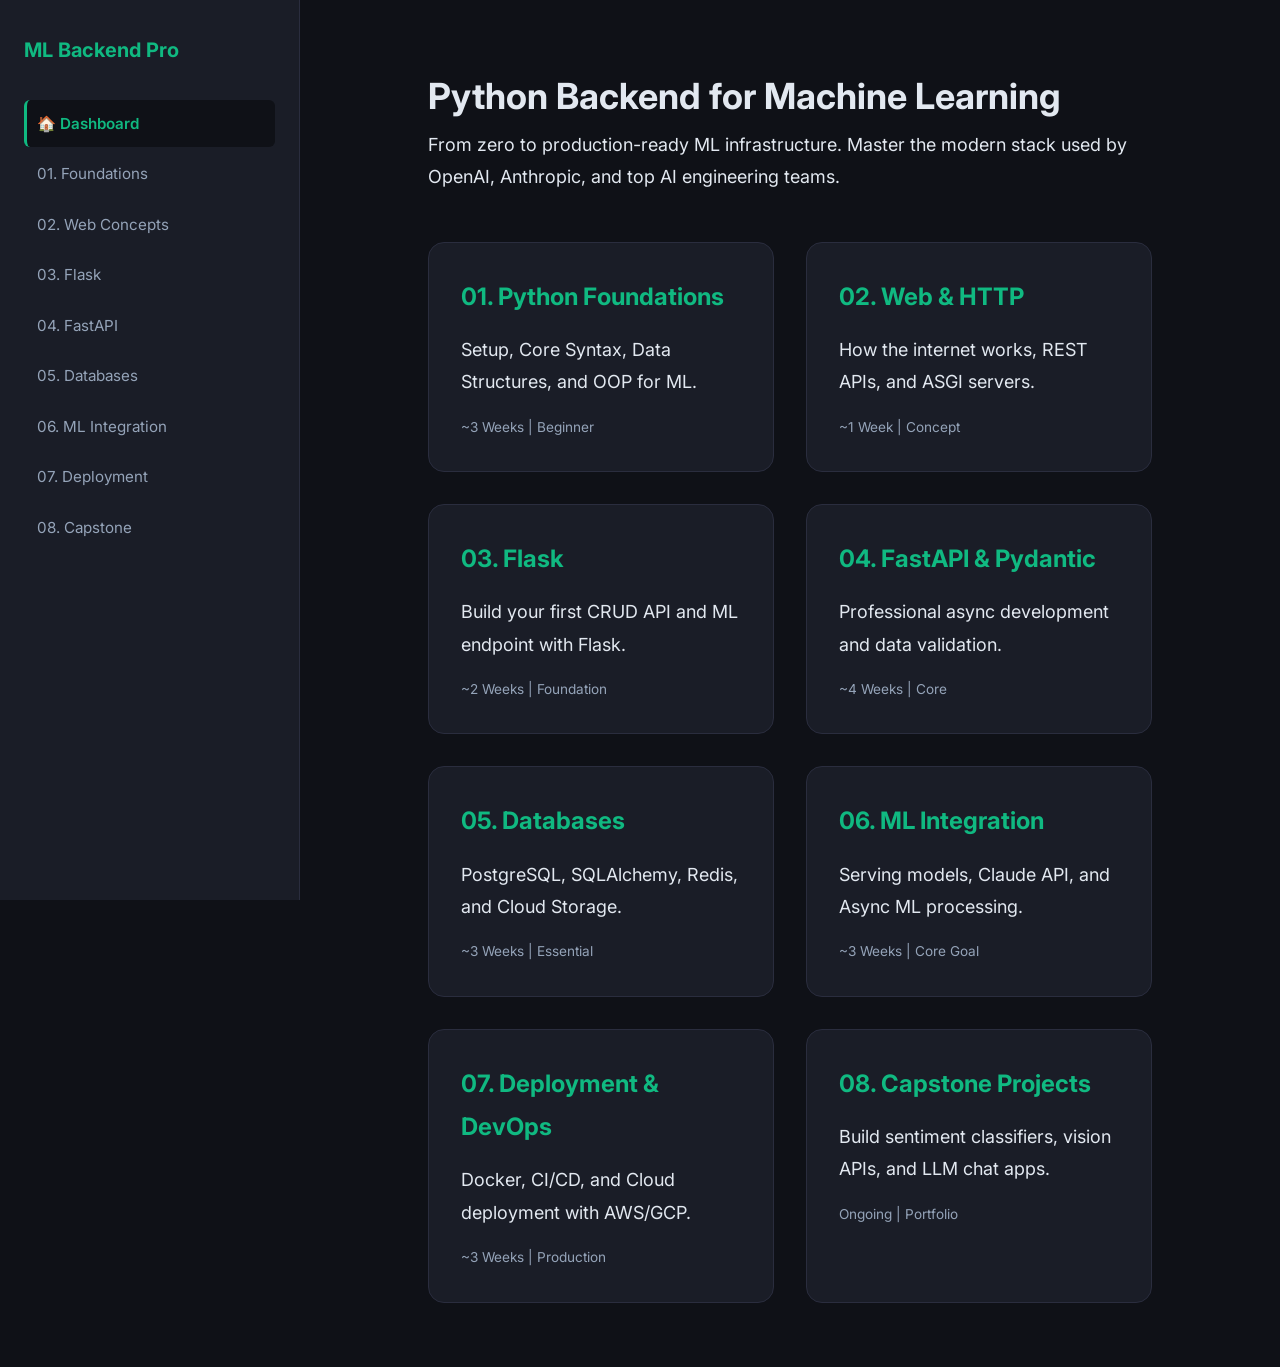
<file: index.html>
<!DOCTYPE html>
<html lang="en" data-theme="dark">
<head>
    <meta charset="UTF-8">
    <meta name="viewport" content="width=device-width, initial-scale=1.0">
    <title>Python Backend for ML - Full Curriculum</title>
    <link rel="stylesheet" href="style.css">
    <link href="https://fonts.googleapis.com/css2?family=Inter:wght@400;600;700&family=Fira+Code&display=swap" rel="stylesheet">
</head>
<body>
    <div id="progress-bar"></div>
    <div class="wrapper">
        <aside>
            <h2>ML Backend Pro</h2>
            <nav>
                <ul>
                    <li><a href="index.html" class="active">🏠 Dashboard</a></li>
                    <li><a href="phase1_foundations.html">01. Foundations</a></li>
                    <li><a href="phase2_web_concepts.html">02. Web Concepts</a></li>
                    <li><a href="phase3_flask.html">03. Flask</a></li>
                    <li><a href="phase4_fastapi.html">04. FastAPI</a></li>
                    <li><a href="phase5_databases.html">05. Databases</a></li>
                    <li><a href="phase6_ml_integration.html">06. ML Integration</a></li>
                    <li><a href="phase7_deployment.html">07. Deployment</a></li>
                    <li><a href="phase8_projects.html">08. Capstone</a></li>
                </ul>
            </nav>
        </aside>
        <main>
            <h1>Python Backend for Machine Learning</h1>
            <p>From zero to production-ready ML infrastructure. Master the modern stack used by OpenAI, Anthropic, and top AI engineering teams.</p>
            
            <div class="phase-grid">
                <a href="phase1_foundations.html" class="phase-card">
                    <h3>01. Python Foundations</h3>
                    <p>Setup, Core Syntax, Data Structures, and OOP for ML.</p>
                    <div class="meta">~3 Weeks | Beginner</div>
                </a>
                <a href="phase2_web_concepts.html" class="phase-card">
                    <h3>02. Web & HTTP</h3>
                    <p>How the internet works, REST APIs, and ASGI servers.</p>
                    <div class="meta">~1 Week | Concept</div>
                </a>
                <a href="phase3_flask.html" class="phase-card">
                    <h3>03. Flask</h3>
                    <p>Build your first CRUD API and ML endpoint with Flask.</p>
                    <div class="meta">~2 Weeks | Foundation</div>
                </a>
                <a href="phase4_fastapi.html" class="phase-card">
                    <h3>04. FastAPI & Pydantic</h3>
                    <p>Professional async development and data validation.</p>
                    <div class="meta">~4 Weeks | Core</div>
                </a>
                <a href="phase5_databases.html" class="phase-card">
                    <h3>05. Databases</h3>
                    <p>PostgreSQL, SQLAlchemy, Redis, and Cloud Storage.</p>
                    <div class="meta">~3 Weeks | Essential</div>
                </a>
                <a href="phase6_ml_integration.html" class="phase-card">
                    <h3>06. ML Integration</h3>
                    <p>Serving models, Claude API, and Async ML processing.</p>
                    <div class="meta">~3 Weeks | Core Goal</div>
                </a>
                <a href="phase7_deployment.html" class="phase-card">
                    <h3>07. Deployment & DevOps</h3>
                    <p>Docker, CI/CD, and Cloud deployment with AWS/GCP.</p>
                    <div class="meta">~3 Weeks | Production</div>
                </a>
                <a href="phase8_projects.html" class="phase-card">
                    <h3>08. Capstone Projects</h3>
                    <p>Build sentiment classifiers, vision APIs, and LLM chat apps.</p>
                    <div class="meta">Ongoing | Portfolio</div>
                </a>
            </div>
        </main>
    </div>
    <script src="main.js"></script>
</body>
</html>
</file>
<file: style.css>
:root {
    --bg-color: #0f1117;
    --surface-color: #1a1d27;
    --border-color: #2a2d3e;
    --text-primary: #e2e8f0;
    --text-secondary: #94a3b8;
    --accent-color: #10b981;
    --accent-hover: #059669;
    --code-bg: #161b22;
    --sidebar-width: 300px;
    --header-height: 5px;
    --warning-border: #f59e0b;
    --warning-bg: rgba(245, 158, 11, 0.1);
    --success-border: #10b981;
    --success-bg: rgba(16, 185, 129, 0.1);
    --info-border: #3b82f6;
    --info-bg: rgba(59, 130, 246, 0.1);
    --transition: all 0.3s cubic-bezier(0.4, 0, 0.2, 1);
}

[data-theme="light"] {
    --bg-color: #ffffff;
    --surface-color: #f8fafc;
    --border-color: #e2e8f0;
    --text-primary: #1e293b;
    --text-secondary: #64748b;
    --accent-color: #10b981;
    --code-bg: #f1f5f9;
}

* {
    margin: 0;
    padding: 0;
    box-sizing: border-box;
    scroll-behavior: smooth;
}

body {
    font-family: 'Inter', sans-serif;
    background-color: var(--bg-color);
    color: var(--text-primary);
    line-height: 1.8;
    font-size: 18px;
    transition: var(--transition);
}

/* Layout */
.wrapper {
    display: flex;
    min-height: 100vh;
}

/* Navigation Sidebar */
aside {
    width: var(--sidebar-width);
    height: 100vh;
    position: sticky;
    top: 0;
    background-color: var(--surface-color);
    border-right: 1px solid var(--border-color);
    padding: 2rem 1.5rem;
    display: flex;
    flex-direction: column;
    gap: 1.5rem;
    overflow-y: auto;
    z-index: 100;
}

aside h2 {
    font-size: 1.25rem;
    color: var(--accent-color);
    margin-bottom: 0.5rem;
    display: flex;
    align-items: center;
    gap: 0.5rem;
}

nav ul {
    list-style: none;
    display: flex;
    flex-direction: column;
    gap: 0.25rem;
}

nav a {
    text-decoration: none;
    color: var(--text-secondary);
    font-size: 0.95rem;
    padding: 0.6rem 0.8rem;
    border-radius: 6px;
    display: block;
    transition: var(--transition);
}

nav a:hover, nav a.active {
    background-color: var(--bg-color);
    color: var(--accent-color);
}

nav a.active {
    font-weight: 600;
    border-left: 3px solid var(--accent-color);
    padding-left: calc(0.8rem - 3px);
}

/* Main Content */
main {
    flex: 1;
    padding: 4rem 10%;
    max-width: 1200px;
}

/* Common Components */
.box {
    padding: 1.5rem;
    border-radius: 12px;
    margin-bottom: 2rem;
    border-left: 4px solid transparent;
}

.what-is-this {
    background-color: var(--info-bg);
    border-left-color: var(--info-border);
}

.warning {
    background-color: var(--warning-bg);
    border-left-color: var(--warning-border);
}

.success {
    background-color: var(--success-bg);
    border-left-color: var(--success-border);
}

.code-block {
    position: relative;
    margin-bottom: 2rem;
    border-radius: 12px;
    overflow: hidden;
    background-color: var(--code-bg);
    border: 1px solid var(--border-color);
}

.code-header {
    padding: 0.5rem 1rem;
    background-color: var(--surface-color);
    border-bottom: 1px solid var(--border-color);
    display: flex;
    justify-content: space-between;
    align-items: center;
}

.copy-btn {
    background: transparent;
    border: 1px solid var(--border-color);
    color: var(--text-secondary);
    padding: 0.25rem 0.5rem;
    font-size: 0.75rem;
    border-radius: 4px;
    cursor: pointer;
}

.copy-btn:hover {
    color: var(--accent-color);
    border-color: var(--accent-color);
}

/* Progress Bar */
#progress-bar {
    position: fixed;
    top: 0;
    left: 0;
    height: 5px;
    background: var(--accent-color);
    width: 0%;
    z-index: 1000;
}

/* Dashboards Card Style */
.phase-grid {
    display: grid;
    grid-template-columns: repeat(auto-fill, minmax(300px, 1fr));
    gap: 2rem;
    margin-top: 3rem;
}

.phase-card {
    background-color: var(--surface-color);
    border: 1px solid var(--border-color);
    padding: 2rem;
    border-radius: 16px;
    transition: var(--transition);
    text-decoration: none;
    color: inherit;
    display: flex;
    flex-direction: column;
    gap: 1rem;
}

.phase-card:hover {
    transform: translateY(-5px);
    border-color: var(--accent-color);
    box-shadow: 0 10px 30px rgba(16, 185, 129, 0.1);
}

.phase-card h3 {
    color: var(--accent-color);
    font-size: 1.5rem;
}

.phase-card .meta {
    font-size: 0.85rem;
    color: var(--text-secondary);
}
</file>
